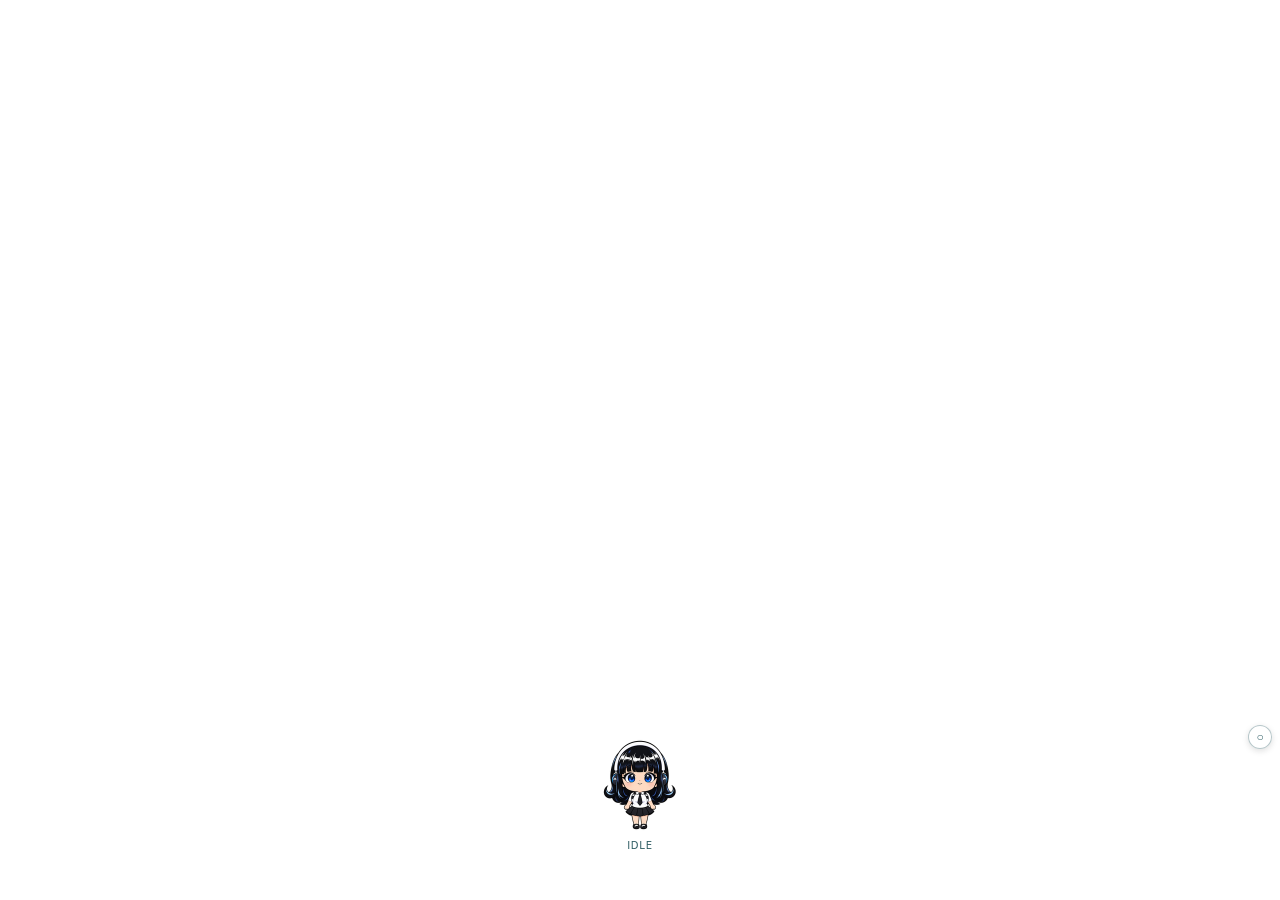
<file: overlay/src/index.html>
<!DOCTYPE html>
<html lang="en">
<head>
  <meta charset="UTF-8" />
  <meta name="viewport" content="width=device-width, initial-scale=1.0" />
  <title>hermeschan</title>
  <link rel="stylesheet" href="style.css" />
</head>
<body data-state="idle" data-emotion="neutral">
  <div id="stage">
    <button id="follow-toggle" type="button" aria-pressed="false" title="Restore active-window follow">○</button>
    <div id="bubble" class="hidden" data-speaker="assistant"><span id="bubble-text"></span></div>
    <form id="chatbar" autocomplete="off">
      <div id="status-message" class="hidden" role="status" aria-live="polite"></div>
      <input id="chatinput" class="hidden" type="text" placeholder="talk to Hermes-chan…" />
    </form>
    <!-- Task-reaction light: a themed glow + expanding ring + sparkle burst + a glyph that
         floats up (main.js sets the colour and glyph; style.css animates it). -->
    <div id="react-fx" aria-hidden="true">
      <div id="react-ring"></div>
      <div id="react-burst"><i></i><i></i><i></i><i></i><i></i><i></i><i></i><i></i></div>
      <span id="react-glyph"></span>
    </div>
    <canvas id="chara" width="192" height="208" role="img" aria-label="Hermes-chan desktop companion"></canvas>
    <div id="state-tag">idle</div>
  </div>
  <script src="sprite-player.js"></script>
  <script src="wander.js"></script>
  <script src="lines.js"></script>
  <script src="rest.js"></script>
  <script src="main.js"></script>
</body>
</html>
</file>
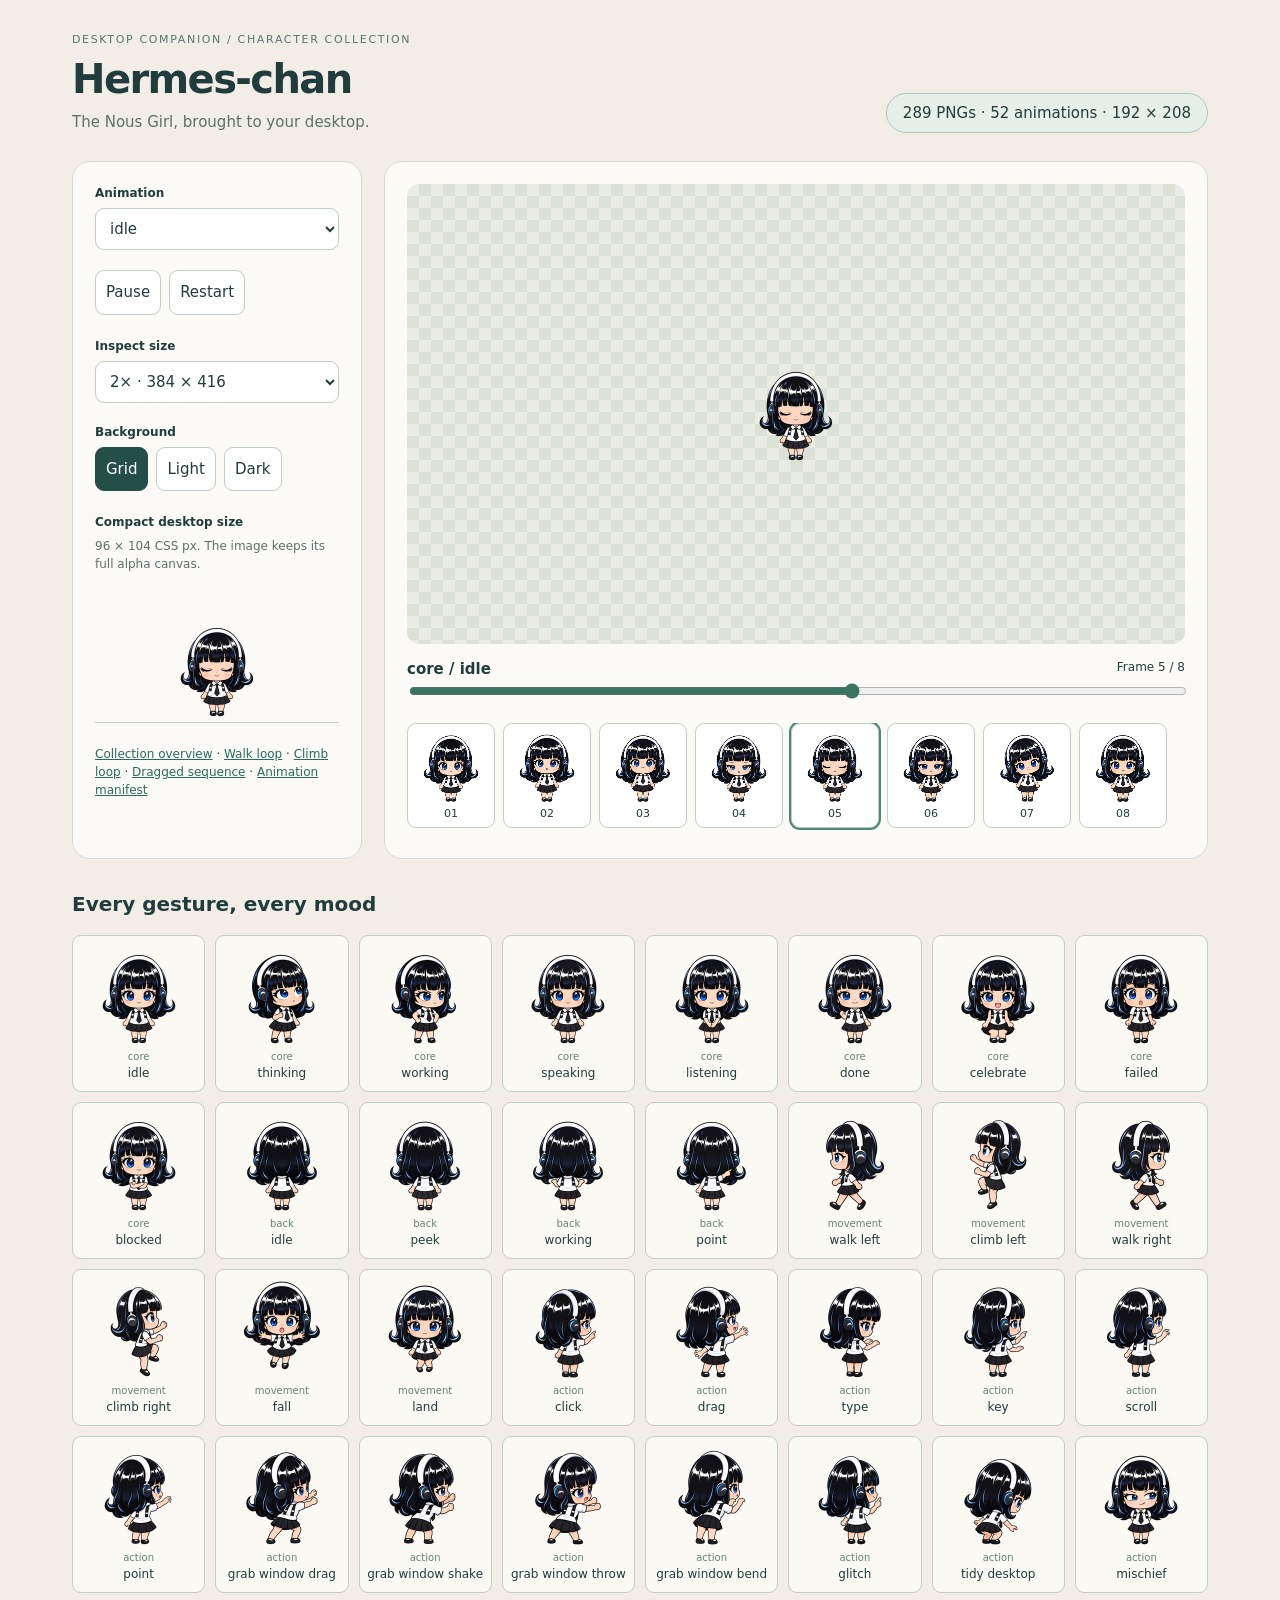
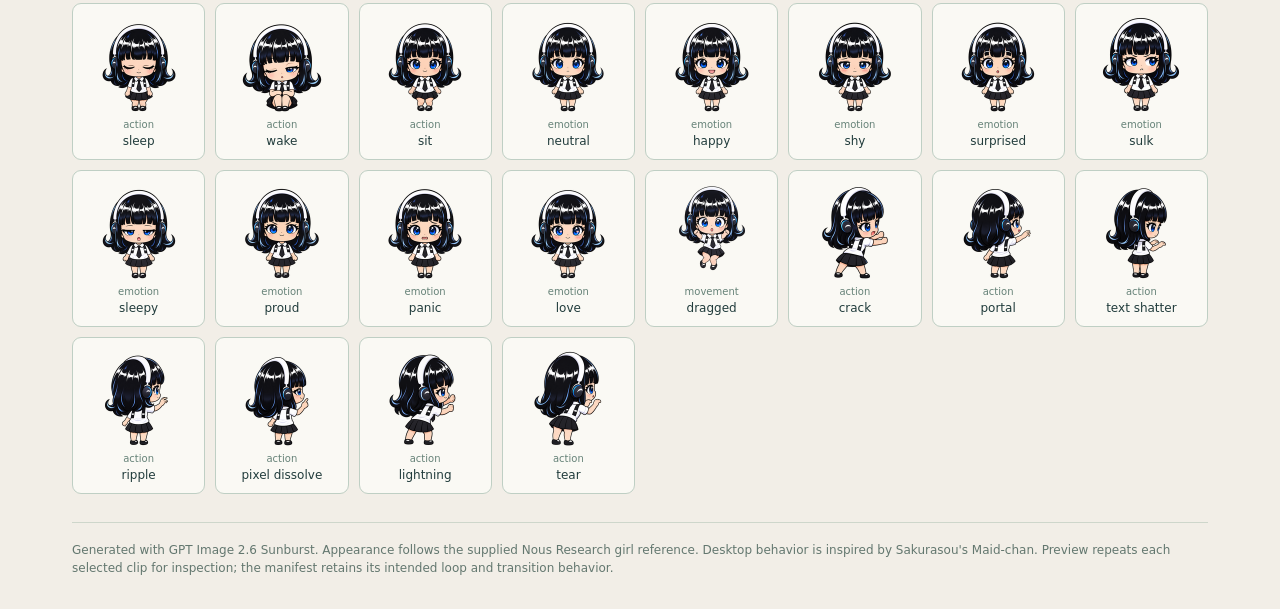
<file: sprites/hermeschan-v1/index.html>
<!doctype html>
<html lang="en">
<head>
  <meta charset="utf-8">
  <meta name="viewport" content="width=device-width, initial-scale=1">
  <title>Hermes-chan · Sprite collection</title>
  <style>
    *{box-sizing:border-box}body{margin:0;background:#f2eee7;color:#213c3c;font:15px/1.5 system-ui,sans-serif}
    main{max-width:1200px;margin:auto;padding:32px}header{display:flex;justify-content:space-between;align-items:end;gap:20px;margin-bottom:28px}
    .eyebrow{text-transform:uppercase;letter-spacing:.15em;font-size:11px;color:#55776f}h1{font-size:40px;line-height:1.1;margin:8px 0 10px;letter-spacing:-.04em}p{margin:0;color:#5c706a}
    .badge{border:1px solid #b2c7bd;border-radius:30px;padding:8px 16px;white-space:nowrap;background:#e7f0e8}
    .workbench{display:grid;grid-template-columns:290px 1fr;gap:22px}.panel{border:1px solid #d6d9cf;border-radius:18px;padding:22px;background:#fbfaf6}
    label{display:block;margin:0 0 6px;font-size:12px;font-weight:650}select,button{font:inherit;color:inherit;background:#fff;border:1px solid #bfcfc4;border-radius:9px;padding:10px}
    select{width:100%;margin-bottom:20px}button{cursor:pointer}button:hover{background:#e6eee6}button[aria-pressed=true]{background:#244f49;color:white;border-color:#244f49}
    .buttons{display:flex;gap:8px;flex-wrap:wrap}.control{margin-top:22px}.small{font-size:12px}.size-view{height:138px;display:flex;justify-content:center;align-items:end;border-bottom:1px solid #c3d0c3;margin-top:12px}
    #actual{width:96px;height:104px}.stage{display:flex;align-items:center;justify-content:center;min-height:460px;border-radius:12px;background-color:#e9ebe4;background-image:linear-gradient(45deg,#dce1d8 25%,transparent 25%),linear-gradient(-45deg,#dce1d8 25%,transparent 25%),linear-gradient(45deg,transparent 75%,#dce1d8 75%),linear-gradient(-45deg,transparent 75%,#dce1d8 75%);background-size:24px 24px;background-position:0 0,0 12px,12px -12px,-12px 0}
    #character{width:384px;height:416px;max-width:100%;object-fit:contain}.status{display:flex;justify-content:space-between;margin:14px 0 0;gap:16px}.frames{display:flex;gap:8px;overflow:auto;margin-top:18px;padding-bottom:8px}
    .frame{min-width:88px;padding:4px;font-size:11px}.frame canvas{display:block;width:72px;height:78px;margin:auto}.frame.active{outline:2px solid #4c8877}
    h2{font-size:20px;margin:30px 0 16px}.gallery{display:grid;grid-template-columns:repeat(auto-fill,minmax(125px,1fr));gap:10px}.clip{background:#faf9f4;padding:9px 4px;min-height:150px;font-size:12px}.clip canvas{width:96px;height:104px;display:block;margin:auto}.clip span{display:block;color:#668278;font-size:10px}
    footer{margin-top:28px;padding-top:18px;border-top:1px solid #ced6cb;font-size:12px;color:#63776f}a{color:#286c5f}input[type=range]{width:100%;accent-color:#397463}
    @media(max-width:740px){main{padding:20px}header{display:block}.badge{display:inline-block;margin-top:14px}.workbench{grid-template-columns:1fr}.stage{min-height:420px}h1{font-size:34px}}
  </style>
</head>
<body>
<main>
  <header><div><div class="eyebrow">Desktop companion / character collection</div><h1>Hermes-chan</h1><p>The Nous Girl, brought to your desktop.</p></div><div class="badge" id="collection-count">Loading collection…</div></header>
  <div class="workbench">
    <aside class="panel">
      <label for="animation">Animation</label><select id="animation" disabled><option>Loading sprites…</option></select>
      <div class="buttons"><button id="play" type="button">Pause</button><button id="restart" type="button">Restart</button></div>
      <div class="control"><label for="zoom">Inspect size</label><select id="zoom"><option value="0.5">Half size · 96 × 104</option><option value="1">Native · 192 × 208</option><option value="2" selected>2× · 384 × 416</option></select></div>
      <label>Background</label><div class="buttons"><button data-bg="checker" aria-pressed="true">Grid</button><button data-bg="#ffffff" aria-pressed="false">Light</button><button data-bg="#252832" aria-pressed="false">Dark</button></div>
      <div class="control"><label>Compact desktop size</label><p class="small">96 × 104 CSS px. The image keeps its full alpha canvas.</p><div class="size-view"><canvas id="actual" width="192" height="208" aria-label="Compact sprite preview"></canvas></div></div>
      <div class="control small"><a href="preview.png">Collection overview</a> · <a href="walk-preview.gif">Walk loop</a> · <a href="climb-preview.gif">Climb loop</a> · <a href="dragged-preview.png">Dragged sequence</a> · <a href="../../overlay/src/hermeschan/manifest.json">Animation manifest</a></div>
    </aside>
    <section class="panel">
      <div class="stage" id="stage"><canvas id="character" width="192" height="208" aria-label="Animated Hermes-chan"></canvas></div>
      <div class="status"><strong id="clipname">Loading</strong><span id="counter" class="small"></span></div>
      <input id="scrub" type="range" min="0" max="7" value="0" aria-label="Animation frame">
      <div class="frames" id="frames"></div>
    </section>
  </div>
  <h2>Every gesture, every mood</h2><div class="gallery" id="gallery"></div>
  <footer>Generated with GPT Image 2.6 Sunburst. Appearance follows the supplied Nous Research girl reference. Desktop behavior is inspired by Sakurasou's Maid-chan. Preview repeats each selected clip for inspection; the manifest retains its intended loop and transition behavior.</footer>
</main>
<script src="sprite-player.js"></script>
<script>
const canvas=document.getElementById('character');
const player=new HermesSpritePlayer(canvas,'../../overlay/src/hermeschan/');
const actual=document.getElementById('actual').getContext('2d');
const select=document.getElementById('animation');
const scrub=document.getElementById('scrub');
const play=document.getElementById('play');
const nice=s=>s.replaceAll('_',' ');
function thumbnail(frame,width=192,height=208){const c=document.createElement('canvas');c.width=width;c.height=height;c.getContext('2d').drawImage(player.images[frame.atlas],...frame.rect,0,0,width,height);return c}
function choose(name){
  select.value=name;player.play(name,{loop:true});player.paused=false;play.textContent='Pause';
  const clip=player.manifest.clips[name];scrub.max=clip.frames.length-1;
  document.getElementById('clipname').textContent=nice(name.replace('/',' / '));
  const strip=document.getElementById('frames');strip.replaceChildren();
  clip.frames.forEach((f,i)=>{const b=document.createElement('button');b.className='frame';b.append(thumbnail(f),document.createTextNode(String(i+1).padStart(2,'0')));b.setAttribute('aria-label',`Frame ${i+1}`);b.onclick=()=>{player.paused=true;play.textContent='Play';player.seek(i)};strip.append(b)});
  player.draw();
}
canvas.addEventListener('spriteframe',e=>{actual.clearRect(0,0,192,208);actual.drawImage(canvas,0,0);scrub.value=e.detail.index;document.getElementById('counter').textContent=`Frame ${e.detail.index+1} / ${player.manifest.clips[e.detail.clip].frames.length}`;document.querySelectorAll('.frame').forEach((b,i)=>b.classList.toggle('active',i===e.detail.index))});
player.ready.then(()=>{
  const clips=Object.values(player.manifest.clips);
  const count=clips.reduce((total,clip)=>total+clip.frames.length,0);
  document.getElementById('collection-count').textContent=`${count} PNGs · ${clips.length} animations · ${player.manifest.cell.join(' × ')}`;
  select.replaceChildren();let group;
  for(const [name,clip] of Object.entries(player.manifest.clips)){
    const [category,label]=name.split('/');
    if(!group||group.label!==category){group=document.createElement('optgroup');group.label=category;select.append(group)}
    const option=document.createElement('option');option.value=name;option.textContent=nice(label);group.append(option);
    const b=document.createElement('button');b.className='clip';b.append(thumbnail(clip.frames[0]));const span=document.createElement('span');span.textContent=category;b.append(span,document.createTextNode(nice(label)));b.onclick=()=>{choose(name);document.getElementById('stage').scrollIntoView({behavior:'smooth',block:'center'})};document.getElementById('gallery').append(b);
  }
  select.disabled=false;select.onchange=()=>choose(select.value);choose('core/idle');
}).catch(error=>{document.getElementById('clipname').textContent='Could not load sprites. Open through a local HTTP server started in the repo root.';console.error(error)});
play.onclick=()=>{player.paused=!player.paused;play.textContent=player.paused?'Play':'Pause'};
document.getElementById('restart').onclick=()=>choose(select.value);
scrub.oninput=()=>{player.paused=true;play.textContent='Play';player.seek(Number(scrub.value))};
document.getElementById('zoom').onchange=e=>{canvas.style.width=192*Number(e.target.value)+'px';canvas.style.height=208*Number(e.target.value)+'px'};
document.querySelectorAll('[data-bg]').forEach(b=>b.onclick=()=>{const stage=document.getElementById('stage');stage.style.backgroundImage=b.dataset.bg==='checker'?'':'none';stage.style.backgroundColor=b.dataset.bg==='checker'?'':b.dataset.bg;document.querySelectorAll('[data-bg]').forEach(x=>x.setAttribute('aria-pressed',String(x===b)))});
</script>
</body>
</html>
</file>
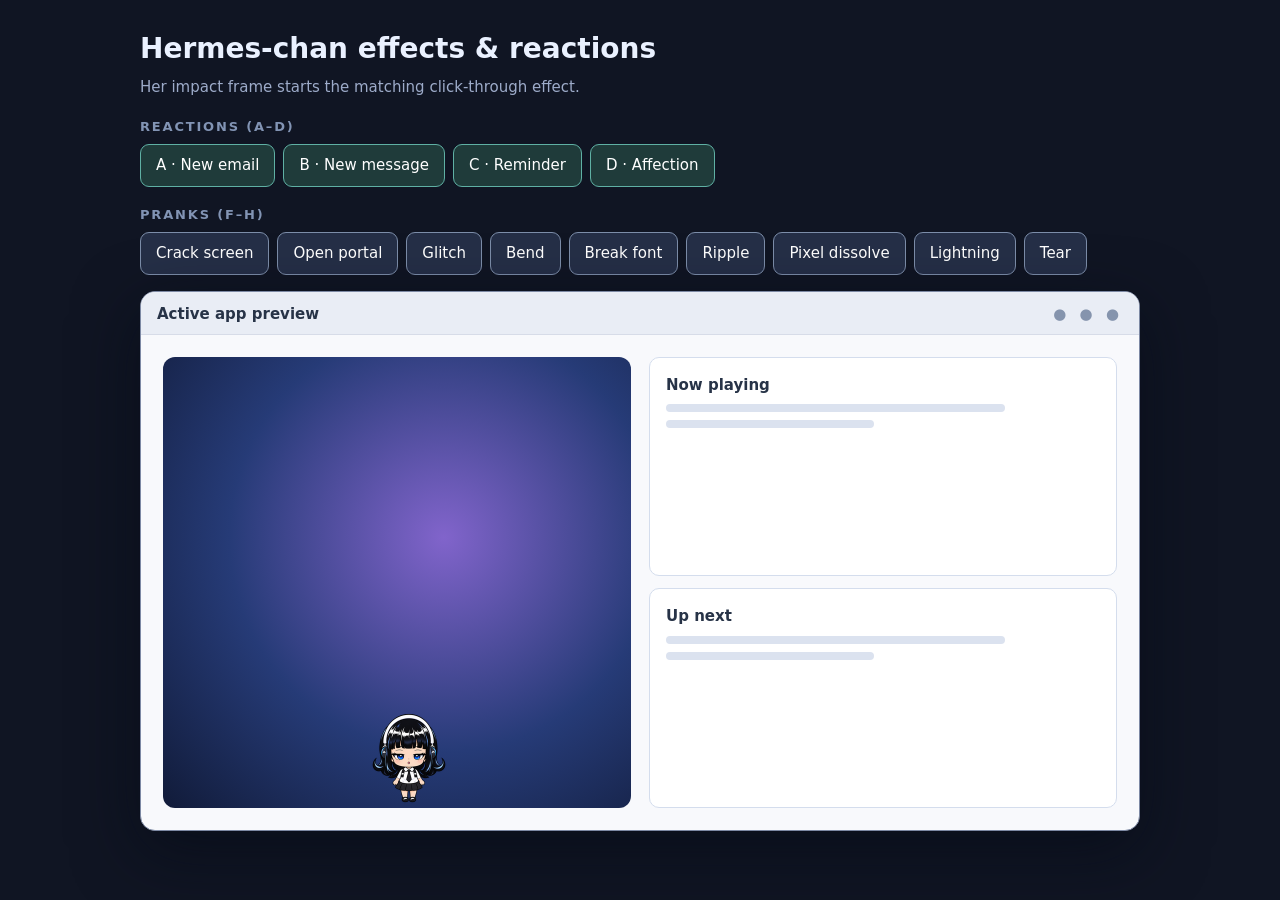
<file: overlay/src/effects-preview.html>
<!doctype html>
<html lang="en">
<head>
  <meta charset="utf-8">
  <meta name="viewport" content="width=device-width, initial-scale=1">
  <title>Hermes-chan · Effects & reactions</title>
  <style>
    * { box-sizing: border-box; }
    body { margin: 0; min-height: 100vh; padding: 28px; background: #101523; color: #eaf1ff; font: 15px/1.5 system-ui, sans-serif; }
    main { max-width: 1000px; margin: auto; }
    h1 { margin: 0 0 6px; font-size: 28px; }
    h2 { margin: 18px 0 8px; font-size: 13px; letter-spacing: .14em; text-transform: uppercase; color: #8294b4; }
    p { margin: 0 0 10px; color: #9dabc9; }
    .controls { display: flex; flex-wrap: wrap; gap: 8px; }
    button { padding: 9px 15px; border: 1px solid #7c8da9; border-radius: 9px; background: #252f47; color: white; font: inherit; cursor: pointer; }
    button:hover { background: #394963; }
    button.react { border-color: #5fb0a4; background: #1f3b3a; }
    button.react:hover { background: #295351; }
    .window { position: relative; overflow: hidden; margin-top: 16px; height: min(60vh, 540px); min-height: 320px; border: 1px solid #7d89a4; border-radius: 15px; background: #f8f9fc; color: #273347; box-shadow: 0 20px 65px #050a1699; }
    .bar { height: 43px; padding: 11px 16px; border-bottom: 1px solid #d7dce8; background: #e9edf5; font-weight: 650; }
    .dots { float: right; color: #8594ad; letter-spacing: 4px; }
    .content { display: grid; grid-template-columns: 1fr 1fr; gap: 18px; height: calc(100% - 43px); padding: 22px; }
    .video { border-radius: 12px; background: radial-gradient(circle at 60% 40%, #8164cb, #263b77 55%, #111b39); }
    .cards { display: flex; flex-direction: column; gap: 12px; }
    .card { flex: 1; border: 1px solid #d4dded; border-radius: 10px; padding: 16px; background: white; }
    .card strong { display: block; margin-bottom: 8px; }
    .line { height: 8px; width: 78%; margin: 8px 0; border-radius: 8px; background: #dbe2ef; }
    .line.short { width: 48%; }
    iframe { position: absolute; inset: 0; width: 100%; height: 100%; border: 0; background: transparent; pointer-events: none; }
    #chara { position: absolute; left: 22%; bottom: 4%; width: 96px; height: 104px; pointer-events: none; image-rendering: auto; }
    #bubble { position: absolute; left: 22%; bottom: calc(4% + 108px); transform: translateX(-28%); max-width: 230px; padding: 8px 13px; border-radius: 14px; background: #fff; color: #20464c; font-size: 14px; line-height: 1.3; box-shadow: 0 4px 14px #0003; opacity: 0; transition: opacity .18s; }
    #bubble::after { content: ""; position: absolute; left: 34%; bottom: -7px; border: 7px solid transparent; border-top-color: #fff; }
    #bubble.show { opacity: 1; }
    #cue { display: inline-block; min-width: 180px; color: #b6ddff; }
    @media (max-width: 640px) { .content { grid-template-columns: 1fr; }.cards { display: none; } }
  </style>
</head>
<body>
<main>
  <h1>Hermes-chan effects &amp; reactions</h1>
  <p>Her impact frame starts the matching click-through effect. <span id="cue"></span></p>

  <h2>Reactions (A–D)</h2>
  <div class="controls">
    <button class="react" data-fx="mail"   data-clip="action/point"   data-bubble="📬 New email from Nous!">A · New email</button>
    <button class="react" data-fx="ping"   data-clip="back/peek"      data-bubble="💬 New message!">B · New message</button>
    <button class="react" data-fx="ping"   data-clip="action/point"   data-bubble="⏰ Stand-up in 5 min">C · Reminder</button>
    <button class="react" data-fx="hearts" data-clip="emotion/love"   data-bubble="I like working with you ♥">D · Affection</button>
  </div>

  <h2>Pranks (F–H)</h2>
  <div class="controls">
    <button data-fx="crack">Crack screen</button>
    <button data-fx="portal">Open portal</button>
    <button data-fx="glitch">Glitch</button>
    <button data-fx="bend">Bend</button>
    <button data-fx="text_shatter">Break font</button>
    <button data-fx="ripple">Ripple</button>
    <button data-fx="pixel_dissolve">Pixel dissolve</button>
    <button data-fx="lightning">Lightning</button>
    <button data-fx="tear">Tear</button>
  </div>

  <div class="window">
    <div class="bar">Active app preview <span class="dots">● ● ●</span></div>
    <div class="content">
      <div class="video"></div>
      <div class="cards">
        <div class="card"><strong>Now playing</strong><div class="line"></div><div class="line short"></div></div>
        <div class="card"><strong>Up next</strong><div class="line"></div><div class="line short"></div></div>
      </div>
    </div>
    <iframe id="fx" src="effect.html" title="Visual effect overlay"></iframe>
    <canvas id="chara" aria-label="Hermes-chan sprite"></canvas>
    <div id="bubble"></div>
  </div>
</main>
<script src="sprite-player.js"></script>
<script>
const frame = document.getElementById('fx');
const chara = document.getElementById('chara');
const windowFrame = document.querySelector('.window');
const bubble = document.getElementById('bubble');
const cue = document.getElementById('cue');
const sprites = new HermesSpritePlayer(chara, 'hermeschan/');

// Pranks fire on the casting clip's impact contact frame.
const PRANK = {
  crack: 1400, portal: 2200, glitch: 1200, bend: 1100,
  text_shatter: 1650, ripple: 1400, pixel_dissolve: 1600, lightning: 1300, tear: 1700,
};
// Reactions have no dedicated casting clip, so they fire shortly after the pose starts.
const REACT = { mail: 2200, ping: 1500, hearts: 2200 };
const anchors = {
  crack: [151, 105], portal: [151, 108], text_shatter: [145, 109], ripple: [150, 107],
  pixel_dissolve: [154, 102], lightning: [153, 105], tear: [148, 110], glitch: [151, 105], bend: [148, 110],
  mail: [150, 104], ping: [150, 100], hearts: [96, 66],
};

let selected = null;

function originFor(fx) {
  const spriteRect = chara.getBoundingClientRect();
  const windowRect = windowFrame.getBoundingClientRect();
  const [handX, handY] = anchors[fx] || [96, 104];
  return {
    x: (spriteRect.left + handX / 2 - windowRect.left) / windowRect.width,
    y: (spriteRect.top + handY / 2 - windowRect.top) / windowRect.height,
  };
}

function fire(fx, durationMs) {
  const origin = originFor(fx);
  frame.contentWindow.HermesEffects.play({
    effect: fx, intensity: 0.9, duration_ms: durationMs,
    origin_x: origin.x, origin_y: origin.y, title: 'ACTIVE APP',
  });
}

function showBubble(text) {
  if (!text) return;
  bubble.textContent = text;
  bubble.classList.add('show');
  clearTimeout(showBubble.t);
  showBubble.t = setTimeout(() => bubble.classList.remove('show'), 3200);
}

// Prank path: the effect starts on the casting clip's impact frame.
chara.addEventListener('spriteframe', (event) => {
  if (!selected || !(selected in PRANK)) return;
  const impact = selected === 'bend' ? 'bend_peak' : 'effect_start';
  if (event.detail.contact !== impact) return;
  cue.textContent = `${selected} · impact frame ${event.detail.index}`;
  fire(selected, PRANK[selected]);
});

document.querySelectorAll('[data-fx]').forEach((button) => {
  button.addEventListener('click', async () => {
    await sprites.ready;
    const fx = button.dataset.fx;
    selected = fx;
    frame.contentWindow.HermesEffects.stop();
    bubble.classList.remove('show');

    if (fx in PRANK) {
      cue.textContent = `${fx} · winding up`;
      const clip = fx === 'bend' ? 'action/grab_window_bend' : `action/${fx}`;
      sprites.play(clip, { loop: false });
      return;
    }
    // Reaction: play the pose, fire the effect, say the line.
    cue.textContent = `${fx} · reacting`;
    const clip = button.dataset.clip || 'core/idle';
    sprites.play(clip, { loop: false });
    setTimeout(() => fire(fx, REACT[fx] || 1600), 180);
    setTimeout(() => showBubble(button.dataset.bubble), 260);
  });
});
</script>
</body>
</html>
</file>
<file: overlay/src/style.css>
/* Transparent overlay: only the companion controls paint. */
:root {
  --teal: #2f5d64;
  --teal-soft: #7fd1c4;
}

html,
body {
  margin: 0;
  height: 100%;
  overflow: hidden;
  background: transparent;
  font-family: -apple-system, "Segoe UI", system-ui, sans-serif;
  -webkit-user-select: none;
  user-select: none;
}

#stage {
  position: absolute;
  left: 0;
  right: 0;
  bottom: 48px;
  display: flex;
  flex-direction: column;
  align-items: center;
}

#chara {
  display: block;
  cursor: grab;
  touch-action: none;
}

#chara.dragging {
  cursor: grabbing;
}

#follow-toggle {
  position: absolute;
  top: 2px;
  right: 8px;
  z-index: 3;
  width: 24px;
  height: 24px;
  padding: 0;
  border: 1px solid rgba(47, 93, 100, 0.35);
  border-radius: 12px;
  background: rgba(255, 255, 255, 0.82);
  color: var(--teal);
  font-size: 12px;
  line-height: 22px;
  cursor: pointer;
  box-shadow: 0 2px 6px rgba(0, 0, 0, 0.13);
}

#follow-toggle[aria-pressed="true"] {
  background: rgba(127, 209, 196, 0.9);
}

#state-tag {
  margin-top: 4px;
  padding: 1px 7px;
  border-radius: 8px;
  background: rgba(255, 255, 255, 0.7);
  color: var(--teal);
  font-size: 10px;
  letter-spacing: 0.08em;
  text-transform: uppercase;
}

#bubble {
  position: relative;
  max-width: 200px;
  margin-bottom: 8px;
  padding: 8px 12px;
  border-radius: 14px;
  background: #ffffff;
  color: #20464c;
  font-size: 13px;
  line-height: 1.3;
  box-shadow: 0 3px 10px rgba(0, 0, 0, 0.18);
}

#bubble::after {
  content: "";
  position: absolute;
  left: 50%;
  bottom: -7px;
  transform: translateX(-50%);
  border: 7px solid transparent;
  border-top-color: #ffffff;
}

#bubble[data-speaker="user"] {
  background: #dff5f1;
  color: #173f45;
}

#bubble[data-speaker="user"]::after {
  border-top-color: #dff5f1;
}

.hidden {
  display: none !important;
}

body[data-emotion="happy"] #bubble[data-speaker="assistant"] {
  border: 2px solid var(--teal-soft);
}

body[data-emotion="panic"] #bubble[data-speaker="assistant"] {
  border: 2px solid #ff8a7a;
}

body[data-emotion="love"] #bubble[data-speaker="assistant"] {
  border: 2px solid #ff9ec4;
}

/* Opens above her head on ctrl+click, so it stays on screen while she walks the floor. */
#chatbar {
  width: 220px;
  margin-bottom: 8px;
}

#status-message {
  margin: 0 8px 5px;
  padding: 4px 8px;
  border-radius: 8px;
  background: rgba(255, 255, 255, 0.92);
  color: #20464c;
  font-size: 10px;
  line-height: 1.25;
  text-align: center;
  /* Numbered setup steps go one per line; long commands may break anywhere. */
  white-space: pre-line;
  overflow-wrap: anywhere;
}

#status-message.copyable {
  cursor: pointer;
}

#status-message.copyable:hover {
  text-decoration: underline;
}

#status-message[data-kind="error"] {
  color: #812f2f;
  background: rgba(255, 225, 225, 0.95);
}

#status-message[data-kind="warning"] {
  color: #6b4b12;
  background: rgba(255, 244, 205, 0.95);
}

#chatinput {
  width: 100%;
  box-sizing: border-box;
  padding: 8px 12px;
  border: none;
  border-radius: 16px;
  background: rgba(255, 255, 255, 0.92);
  color: #20464c;
  outline: none;
  font-size: 13px;
  box-shadow: 0 2px 8px rgba(0, 0, 0, 0.18);
  -webkit-user-select: text;
  user-select: text;
}

#chatinput:disabled {
  opacity: 0.72;
}

#chatinput::placeholder {
  color: #8fb0b2;
}

/* Task reaction: when the agent uses a tool she mumbles a line (lines.js) and this plays —
   a soft glow in the tool's colour behind her, and the tool's glyph floating up over her
   head. Purely decorative, never takes a click. Colour/glyph set from main.js. */
#react-fx {
  position: absolute;
  left: 50%;
  bottom: 60px;
  width: 150px;
  height: 150px;
  transform: translateX(-50%);
  pointer-events: none;
  z-index: 0; /* behind the sprite canvas, so the glow reads as an aura around her */
}

#react-fx::before {
  content: "";
  position: absolute;
  inset: 0;
  border-radius: 50%;
  background: radial-gradient(circle,
    var(--react-color, var(--teal-soft)) 0%,
    color-mix(in srgb, var(--react-color, var(--teal-soft)) 40%, transparent) 42%,
    transparent 70%);
  opacity: 0;
}

#react-glyph {
  position: absolute;
  left: 50%;
  top: 2px;
  font-size: 26px;
  line-height: 1;
  opacity: 0;
  filter: drop-shadow(0 1px 3px rgba(0, 0, 0, 0.35));
}

/* Expanding ring, in the tool's colour, pulsing out from behind her. */
#react-ring {
  position: absolute;
  left: 50%;
  top: 50%;
  width: 40px;
  height: 40px;
  margin: -20px 0 0 -20px;
  border-radius: 50%;
  border: 3px solid var(--react-color, var(--teal-soft));
  opacity: 0;
}

/* Eight sparkles flying outward. Each wrapper is rotated to its angle; the inner dot
   animates straight "up" along that rotated axis, so the dots scatter radially. */
#react-burst {
  position: absolute;
  left: 50%;
  top: 50%;
  width: 0;
  height: 0;
}
#react-burst i {
  position: absolute;
  left: 0;
  top: 0;
}
#react-burst i:nth-child(1) { transform: rotate(0deg); }
#react-burst i:nth-child(2) { transform: rotate(45deg); }
#react-burst i:nth-child(3) { transform: rotate(90deg); }
#react-burst i:nth-child(4) { transform: rotate(135deg); }
#react-burst i:nth-child(5) { transform: rotate(180deg); }
#react-burst i:nth-child(6) { transform: rotate(225deg); }
#react-burst i:nth-child(7) { transform: rotate(270deg); }
#react-burst i:nth-child(8) { transform: rotate(315deg); }
#react-burst i::before {
  content: "";
  position: absolute;
  left: -3px;
  top: -3px;
  width: 6px;
  height: 6px;
  border-radius: 50%;
  background: var(--react-color, var(--teal-soft));
  box-shadow: 0 0 7px var(--react-color, var(--teal-soft));
  opacity: 0;
}
#react-burst i:nth-child(even)::before { width: 4px; height: 4px; }

#react-fx.playing::before {
  animation: react-glow 1s ease-out both;
}

#react-fx.playing #react-glyph {
  animation: react-glyph-float 1.25s cubic-bezier(0.34, 1.56, 0.64, 1) both;
}

#react-fx.playing #react-ring {
  animation: react-ring 0.9s ease-out both;
}

#react-fx.playing #react-burst i::before {
  animation: react-spark 1s ease-out both;
}
/* Stagger the sparkles a touch so the burst feels alive, not mechanical. */
#react-fx.playing #react-burst i:nth-child(even)::before { animation-delay: 0.06s; }
#react-fx.playing #react-burst i:nth-child(3n)::before { animation-delay: 0.1s; }

@keyframes react-ring {
  0% { opacity: 0; transform: scale(0.3); border-width: 4px; }
  25% { opacity: 0.85; }
  100% { opacity: 0; transform: scale(2.7); border-width: 1px; }
}

@keyframes react-spark {
  0% { opacity: 0; transform: translateY(-2px) scale(0.5); }
  20% { opacity: 1; transform: translateY(-16px) scale(1); }
  100% { opacity: 0; transform: translateY(-60px) scale(0.3); }
}

@keyframes react-glow {
  0% { opacity: 0; transform: scale(0.55); }
  28% { opacity: 0.8; transform: scale(1.05); }
  100% { opacity: 0; transform: scale(1.3); }
}

@keyframes react-glyph-float {
  0% { opacity: 0; transform: translate(-50%, 10px) scale(0.5) rotate(-12deg); }
  18% { opacity: 1; transform: translate(-50%, -6px) scale(1.28) rotate(9deg); }
  36% { transform: translate(-50%, -13px) scale(1.04) rotate(-5deg); }
  70% { opacity: 1; transform: translate(-50%, -28px) scale(1) rotate(0deg); }
  100% { opacity: 0; transform: translate(-50%, -46px) scale(0.95) rotate(0deg); }
}

/* Keep it gentle when the OS asks for less motion: a quiet fade, no ring, sparkles or drift. */
@media (prefers-reduced-motion: reduce) {
  #react-fx.playing::before { animation: react-glow-soft 0.6s ease-out both; }
  #react-fx.playing #react-glyph { animation: react-glyph-soft 0.7s ease-out both; }
  #react-fx.playing #react-ring,
  #react-fx.playing #react-burst i::before { animation: none; opacity: 0; }
  @keyframes react-glow-soft {
    0% { opacity: 0; } 35% { opacity: 0.7; } 100% { opacity: 0; }
  }
  @keyframes react-glyph-soft {
    0% { opacity: 0; transform: translate(-50%, 0); }
    35% { opacity: 1; transform: translate(-50%, -16px); }
    100% { opacity: 0; transform: translate(-50%, -16px); }
  }
}
</file>
